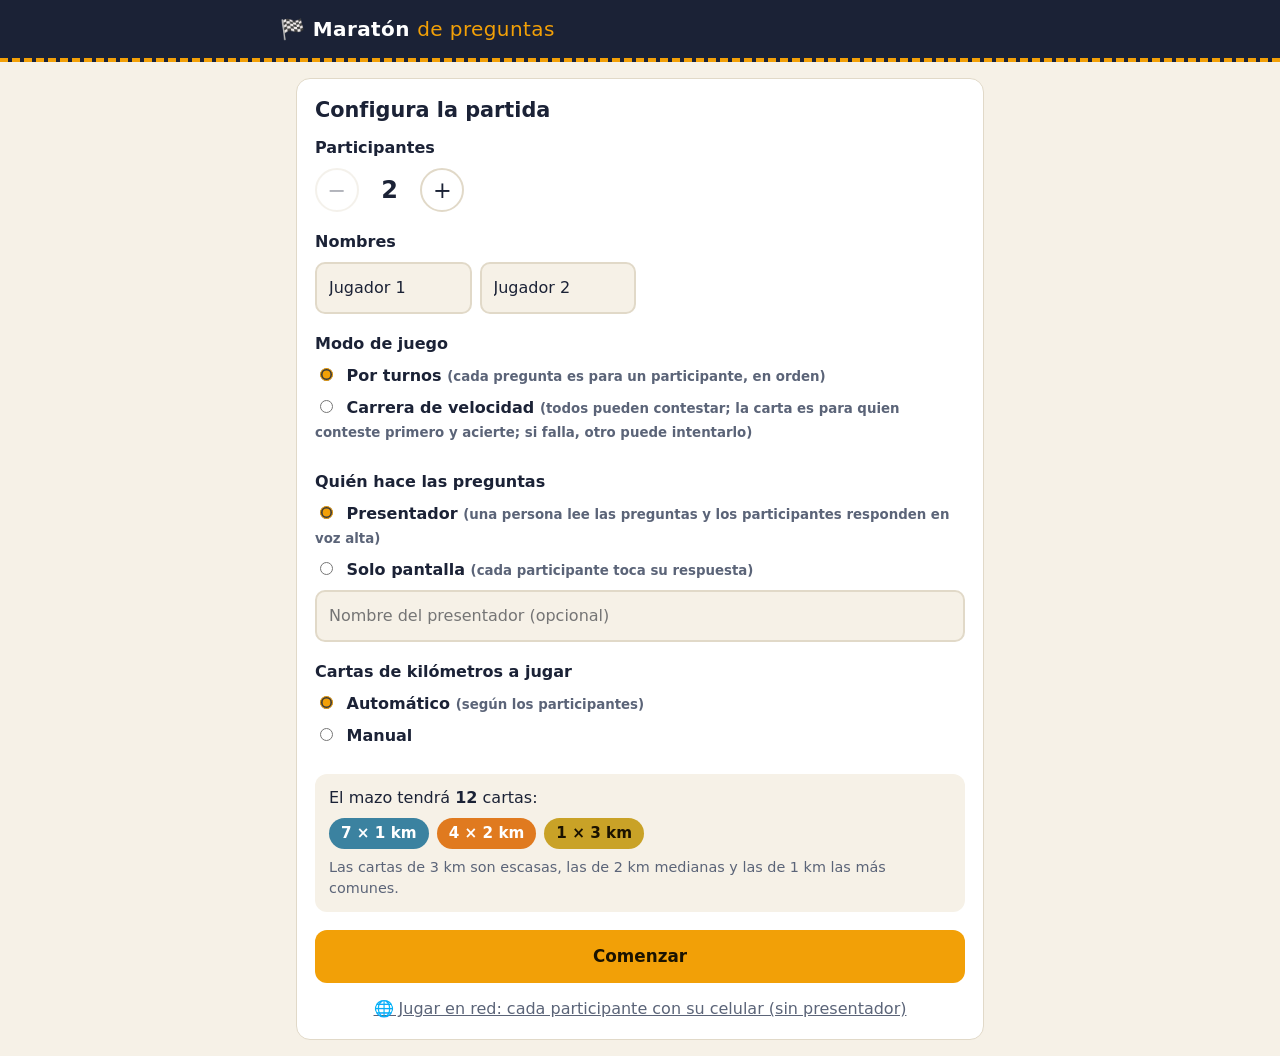
<file: index.html>
<!doctype html>
<html lang="es">
<head>
  <meta charset="utf-8">
  <meta name="viewport" content="width=device-width, initial-scale=1">
  <title>Maratón de Preguntas</title>
  <link rel="stylesheet" href="style.css">
</head>
<body>
  <header class="top">
    <h1>🏁 Maratón <span>de preguntas</span></h1>
  </header>

  <main>
    <!-- CONFIGURACIÓN -->
    <section id="setup" class="panel">
      <h2>Configura la partida</h2>

      <div class="field">
        <label for="playersCount">Participantes</label>
        <div class="stepper">
          <button type="button" id="playersMinus" aria-label="Quitar participante">−</button>
          <output id="playersCount" aria-live="polite">2</output>
          <button type="button" id="playersPlus" aria-label="Agregar participante">+</button>
        </div>
      </div>

      <div class="field">
        <span class="label">Nombres</span>
        <div id="names" class="names"></div>
      </div>

      <fieldset class="field">
        <legend>Modo de juego</legend>
        <label class="radio"><input type="radio" name="play" value="turns" checked>
          Por turnos <small>(cada pregunta es para un participante, en orden)</small></label>
        <label class="radio"><input type="radio" name="play" value="race">
          Carrera de velocidad <small>(todos pueden contestar; la carta es para quien conteste primero y acierte; si falla, otro puede intentarlo)</small></label>
      </fieldset>

      <fieldset class="field">
        <legend>Quién hace las preguntas</legend>
        <label class="radio"><input type="radio" name="host" value="presenter" checked>
          Presentador <small>(una persona lee las preguntas y los participantes responden en voz alta)</small></label>
        <label class="radio"><input type="radio" name="host" value="screen">
          Solo pantalla <small>(cada participante toca su respuesta)</small></label>
        <div id="presenterBox" class="manual">
          <input type="text" id="presenterName" maxlength="16" placeholder="Nombre del presentador (opcional)" aria-label="Nombre del presentador">
        </div>
      </fieldset>

      <fieldset class="field">
        <legend>Cartas de kilómetros a jugar</legend>
        <label class="radio"><input type="radio" name="deckMode" value="auto" checked>
          Automático <small>(según los participantes)</small></label>
        <label class="radio"><input type="radio" name="deckMode" value="manual">
          Manual</label>
        <div id="manualBox" class="manual" hidden>
          <input type="range" id="deckRange" min="10" max="60" step="1" value="24" aria-label="Cantidad de cartas">
          <output id="deckRangeOut">24</output>
        </div>
      </fieldset>

      <div class="deck-preview">
        <p>El mazo tendrá <strong id="deckTotal">12</strong> cartas:</p>
        <div id="deckChips" class="chips"></div>
        <p class="hint">Las cartas de 3 km son escasas, las de 2 km medianas y las de 1 km las más comunes.</p>
      </div>

      <button type="button" id="startBtn" class="primary">Comenzar</button>
      <a class="link" href="online.html">🌐 Jugar en red: cada participante con su celular (sin presentador)</a>
    </section>

    <!-- JUEGO -->
    <section id="game" hidden>
      <div id="lanes" class="lanes" aria-label="Marcador"></div>

      <div class="status">
        <span id="turnLabel" class="turn"></span>
        <span id="deckLeft" class="deck-left"></span>
      </div>

      <article class="panel question" id="questionCard" tabindex="-1">
        <p class="qnum" id="qNum"></p>
        <p class="host-banner" id="hostBanner" hidden></p>
        <h2 id="qText"></h2>
        <div id="buzzers" class="buzzers" hidden></div>
        <div id="options" class="options"></div>
        <button type="button" id="passBtn" class="secondary pass" hidden>Nadie contesta (pasar pregunta)</button>

        <div id="feedback" class="feedback" role="status" aria-live="polite" hidden>
          <p id="feedbackText"></p>
          <div id="kmCard" class="km-card" hidden></div>
        </div>

        <button type="button" id="nextBtn" class="primary" hidden>Siguiente turno</button>
      </article>

      <button type="button" id="quitBtn" class="link">Terminar y volver a configurar</button>
    </section>

    <!-- RESULTADOS -->
    <section id="results" class="panel" hidden>
      <h2 id="winnerTitle"></h2>
      <ol id="ranking" class="ranking"></ol>
      <div class="actions">
        <button type="button" id="againBtn" class="primary">Jugar otra vez</button>
        <button type="button" id="configBtn" class="secondary">Cambiar configuración</button>
      </div>
    </section>
  </main>

  <script src="questions.js"></script>
  <script src="app.js"></script>
</body>
</html>
</file>
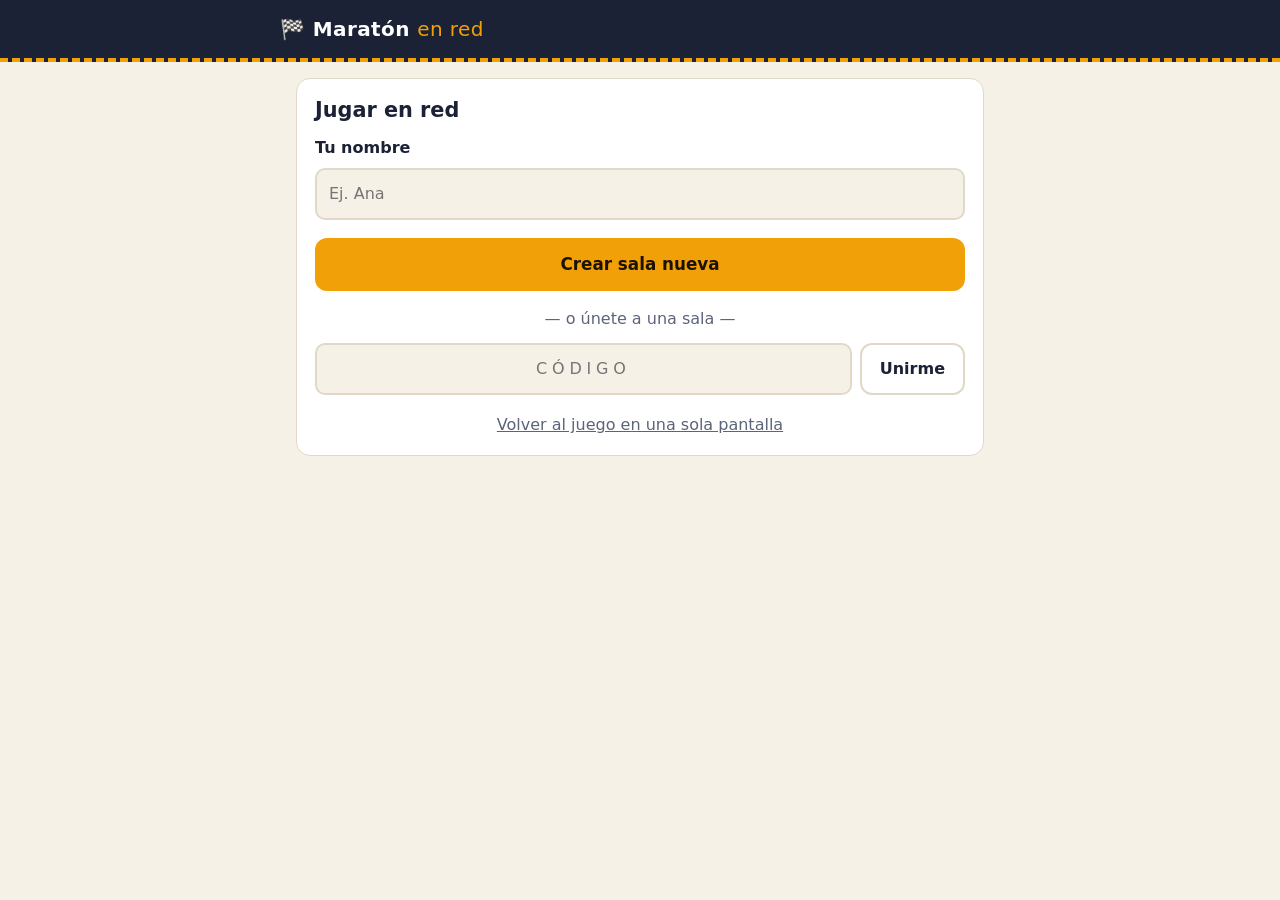
<file: online.html>
<!doctype html>
<html lang="es">
<head>
  <meta charset="utf-8">
  <meta name="viewport" content="width=device-width, initial-scale=1">
  <title>Maratón en red</title>
  <link rel="stylesheet" href="style.css">
</head>
<body>
  <header class="top">
    <h1>🏁 Maratón <span>en red</span></h1>
  </header>
  <div id="connBanner" class="conn-banner" hidden>Reconectando…</div>

  <main>
    <!-- ENTRADA -->
    <section id="entry" class="panel" hidden>
      <h2>Jugar en red</h2>
      <p id="entryMsg" class="notice" hidden></p>
      <p id="fileWarn" class="notice" hidden>
        Esta página necesita el servidor. Ejecuta <code>iniciar.bat</code> (o <code>node server.js</code>)
        y abre la dirección que aparece en la ventana negra.
      </p>

      <div class="field">
        <label for="nameInput">Tu nombre</label>
        <input type="text" id="nameInput" maxlength="16" placeholder="Ej. Ana" autocomplete="off">
      </div>

      <button type="button" id="createBtn" class="primary">Crear sala nueva</button>

      <p class="or">— o únete a una sala —</p>

      <div class="field join-row">
        <input type="text" id="codeInput" maxlength="4" placeholder="CÓDIGO" autocomplete="off" autocapitalize="characters" aria-label="Código de la sala">
        <button type="button" id="joinBtn" class="secondary">Unirme</button>
      </div>
      <a id="boardLinkEntry" class="link" href="board.html" target="_blank" rel="noopener" hidden>📺 Abrir tablero general (solo en esta computadora)</a>
      <a class="link" href="index.html">Volver al juego en una sola pantalla</a>
    </section>

    <!-- SALA DE ESPERA -->
    <section id="lobby" class="panel" hidden>
      <p class="qnum">Código de la sala</p>
      <p id="lobbyCode" class="big-code"></p>
      <p class="hint">En su celular, que abran esta dirección y escriban el código:</p>
      <ul id="joinUrls" class="urls"></ul>

      <a id="boardLink" class="link" target="_blank" rel="noopener" hidden>📺 Abrir tablero general (para proyectar)</a>

      <h3>Participantes <small id="playerCount"></small></h3>
      <ul id="lobbyPlayers" class="players-list"></ul>

      <fieldset class="field" id="cfgPlay">
        <legend>Modo de juego</legend>
        <label class="radio"><input type="radio" name="cfgPlay" value="turns"> Por turnos <small>(cada pregunta es para uno, en orden)</small></label>
        <label class="radio"><input type="radio" name="cfgPlay" value="race"> Carrera de velocidad <small>(todos responden a la vez; gana la carta quien acierte primero, y si empatan se juega piedra, papel o tijera)</small></label>
      </fieldset>

      <fieldset class="field" id="cfgDeck">
        <legend>Cartas de kilómetros</legend>
        <label class="radio"><input type="radio" name="cfgMode" value="auto"> Automático <small>(según los participantes)</small></label>
        <label class="radio"><input type="radio" name="cfgMode" value="manual"> Manual</label>
        <div id="cfgManual" class="manual" hidden>
          <input type="range" id="cfgRange" min="10" max="200" step="1" value="24" aria-label="Cantidad de cartas">
          <output id="cfgRangeOut">24</output>
        </div>
      </fieldset>

      <div class="deck-preview">
        <p>El mazo tendrá <strong id="lobbyDeckTotal">12</strong> cartas:</p>
        <div id="lobbyChips" class="chips"></div>
      </div>

      <p id="lobbyWait" class="hint" hidden>Esperando a que el anfitrión comience…</p>
      <button type="button" id="startBtn" class="primary" hidden>Comenzar partida</button>
      <button type="button" class="link leaveBtn">Salir de la sala</button>
    </section>

    <!-- JUEGO -->
    <section id="game" hidden>
      <div id="lanes" class="lanes" aria-label="Marcador"></div>

      <div class="status">
        <span id="turnLabel" class="turn"></span>
        <span id="timer" class="timer"></span>
      </div>
      <p id="deckLeft" class="deck-left"></p>

      <article class="panel question">
        <p class="qnum" id="qNum"></p>
        <div id="countdown" class="countdown" hidden>
          <p>La siguiente pregunta aparece en</p>
          <p class="count-num" id="countNum">5</p>
        </div>
        <h2 id="qText"></h2>
        <div id="rpsBox" class="rps" hidden></div>
        <div id="options" class="options"></div>
        <p id="notice" class="notice" hidden></p>

        <div id="feedback" class="feedback" role="status" aria-live="polite" hidden>
          <p id="feedbackText"></p>
          <div id="kmCard" class="km-card" hidden></div>
          <button type="button" id="nextBtn" class="secondary" hidden>Siguiente ahora</button>
        </div>
      </article>
      <button type="button" class="link leaveBtn">Salir de la partida</button>
    </section>

    <!-- RESULTADOS -->
    <section id="results" class="panel" hidden>
      <h2 id="winnerTitle"></h2>
      <ol id="ranking" class="ranking"></ol>
      <p id="resultsWait" class="hint" hidden>Esperando al anfitrión…</p>
      <div class="actions">
        <button type="button" id="againBtn" class="primary" hidden>Jugar otra vez</button>
        <button type="button" class="secondary leaveBtn">Salir</button>
      </div>
    </section>
  </main>

  <script src="online.js"></script>
</body>
</html>
</file>
<file: style.css>
/* marathon/style.css */
:root {
  --bg: #f6f1e7;
  --ink: #1b2236;
  --muted: #5b6478;
  --panel: #ffffff;
  --line: #e1d9c8;
  --asphalt: #1b2236;
  --accent: #f2a007;
  --ok: #1f9d55;
  --ok-bg: #e4f6ea;
  --bad: #c43d3d;
  --bad-bg: #fbe7e7;
  --k1: #3b82a0;
  --k2: #e07a1f;
  --k3: #c9a227;
  --radius: 14px;
}
@media (prefers-color-scheme: dark) {
  :root {
    --bg: #12161f;
    --ink: #eef0f5;
    --muted: #9aa3b5;
    --panel: #1c2230;
    --line: #2b3347;
    --asphalt: #0c0f16;
    --ok-bg: #16352381;
    --bad-bg: #4a1f1f81;
  }
}
* { box-sizing: border-box; }
html { -webkit-text-size-adjust: 100%; }
body {
  margin: 0;
  background: var(--bg);
  color: var(--ink);
  font: 16px/1.5 system-ui, -apple-system, "Segoe UI", Roboto, sans-serif;
}
.top {
  background: var(--asphalt);
  color: #fff;
  padding: 14px 16px;
  border-bottom: 4px dashed var(--accent);
}
.top h1 { margin: 0 auto; max-width: 720px; font-size: 1.25rem; letter-spacing: .02em; }
.top h1 span { color: var(--accent); font-weight: 500; }
main { max-width: 720px; margin: 0 auto; padding: 16px; }
h2 { margin: 0 0 12px; font-size: 1.3rem; line-height: 1.3; }
[hidden] { display: none !important; }

.panel {
  background: var(--panel);
  border: 1px solid var(--line);
  border-radius: var(--radius);
  padding: 18px;
}
.field { margin: 0 0 18px; padding: 0; border: 0; }
.field > label, .field .label, legend { display: block; font-weight: 600; margin-bottom: 8px; padding: 0; }
small { color: var(--muted); }

button { font: inherit; cursor: pointer; }
button:disabled { cursor: default; }
button:focus-visible, input:focus-visible { outline: 3px solid var(--accent); outline-offset: 2px; }

.primary {
  display: block; width: 100%;
  background: var(--accent); color: #1b1300;
  border: 0; border-radius: 12px;
  padding: 14px 18px; font-weight: 700; font-size: 1.05rem;
}
.primary:hover { filter: brightness(1.05); }
.secondary {
  background: transparent; color: var(--ink);
  border: 2px solid var(--line); border-radius: 12px;
  padding: 12px 18px; font-weight: 600;
}
.link { background: none; border: 0; color: var(--muted); text-decoration: underline; margin: 14px auto 0; display: block; }

.stepper { display: inline-flex; align-items: center; gap: 14px; }
.stepper button {
  width: 44px; height: 44px; border-radius: 50%;
  border: 2px solid var(--line); background: var(--panel); color: var(--ink);
  font-size: 1.4rem; line-height: 1;
}
.stepper button:disabled { opacity: .35; }
.stepper output { min-width: 2ch; text-align: center; font-size: 1.5rem; font-weight: 700; }

.names { display: grid; grid-template-columns: repeat(auto-fill, minmax(150px, 1fr)); gap: 8px; }
.names input, .manual input[type=text] {
  width: 100%; padding: 10px 12px; font: inherit;
  border: 2px solid var(--line); border-radius: 10px;
  background: var(--bg); color: var(--ink);
}
.radio { display: block; padding: 6px 0; }
.radio input { margin-right: 8px; accent-color: var(--accent); }
.manual { display: flex; align-items: center; gap: 12px; margin-top: 6px; }
.manual input { flex: 1; accent-color: var(--accent); }
.manual output { font-weight: 700; min-width: 2.5ch; text-align: right; }

.deck-preview { background: var(--bg); border-radius: 12px; padding: 12px 14px; margin-bottom: 18px; }
.deck-preview p { margin: 0 0 8px; }
.deck-preview .hint { color: var(--muted); font-size: .9rem; margin: 8px 0 0; }
.chips { display: flex; flex-wrap: wrap; gap: 8px; }
.chip { color: #fff; font-weight: 700; padding: 4px 12px; border-radius: 999px; font-size: .95rem; }
.chip.km1 { background: var(--k1); }
.chip.km2 { background: var(--k2); }
.chip.km3 { background: var(--k3); color: #1b1300; }

/* Carriles del marcador */
.lanes { display: grid; gap: 6px; margin-bottom: 12px; }
.lane {
  display: grid; grid-template-columns: 7.5em 1fr 4.5em; align-items: center; gap: 10px;
  background: var(--panel); border: 2px solid var(--line); border-radius: 10px; padding: 6px 10px;
}
.lane.active { border-color: var(--accent); box-shadow: 0 0 0 2px color-mix(in srgb, var(--accent) 30%, transparent); }
.lane-name { font-weight: 600; overflow: hidden; text-overflow: ellipsis; white-space: nowrap; }
.track {
  height: 12px; border-radius: 999px; overflow: hidden;
  background: repeating-linear-gradient(90deg, var(--line) 0 10px, transparent 10px 20px);
}
.bar { height: 100%; background: var(--accent); border-radius: 999px; transition: width .5s ease; }
.lane-km { text-align: right; font-weight: 700; font-variant-numeric: tabular-nums; }

.status { display: flex; flex-wrap: wrap; justify-content: space-between; gap: 4px 12px; margin: 0 2px 10px; }
.turn { font-weight: 700; }
.deck-left { color: var(--muted); font-size: .9rem; }

.question { outline: none; }
.qnum { margin: 0 0 4px; color: var(--muted); font-size: .9rem; text-transform: uppercase; letter-spacing: .06em; }
.question h2 { font-size: 1.4rem; margin-bottom: 16px; }
.options { display: grid; gap: 10px; }
.option {
  display: flex; align-items: center; gap: 12px; text-align: left;
  width: 100%; padding: 14px; min-height: 56px;
  background: var(--bg); color: var(--ink);
  border: 2px solid var(--line); border-radius: 12px; font-size: 1.05rem;
}
.option:not(:disabled):hover { border-color: var(--accent); }
.letter {
  flex: none; width: 32px; height: 32px; border-radius: 50%;
  display: grid; place-items: center; font-weight: 700;
  background: var(--asphalt); color: #fff;
}
.option.correct { background: var(--ok-bg); border-color: var(--ok); }
.option.wrong { background: var(--bad-bg); border-color: var(--bad); }
.option:disabled { color: var(--ink); opacity: 1; }

.feedback { margin-top: 16px; }
.feedback p { margin: 0 0 12px; font-weight: 600; }
.km-card {
  width: 120px; aspect-ratio: 3 / 4; border-radius: 14px; margin: 0 auto 16px;
  display: flex; flex-direction: column; align-items: center; justify-content: center;
  color: #fff; border: 3px solid rgba(255,255,255,.5); box-shadow: 0 6px 18px rgba(0,0,0,.25);
}
.km-card strong { font-size: 3.4rem; line-height: 1; }
.km-card span { font-size: .9rem; text-transform: uppercase; letter-spacing: .08em; }
.km-card.km1 { background: linear-gradient(160deg, #4f9bbb, var(--k1)); }
.km-card.km2 { background: linear-gradient(160deg, #f19243, var(--k2)); }
.km-card.km3 { background: linear-gradient(160deg, #f1d56a, var(--k3)); color: #3a2c00; }
.km-card.reveal { animation: flip .6s ease both; }
@keyframes flip {
  from { transform: rotateY(90deg) scale(.8); opacity: 0; }
  to { transform: rotateY(0) scale(1); opacity: 1; }
}
#nextBtn { margin-top: 4px; }

.ranking { list-style: none; margin: 0 0 18px; padding: 0; counter-reset: pos; }
.ranking li {
  counter-increment: pos; display: grid; grid-template-columns: 2em 1fr auto; gap: 4px 10px;
  align-items: baseline; padding: 10px 12px; border-radius: 10px; border: 2px solid var(--line); margin-bottom: 8px;
}
.ranking li::before { content: counter(pos); font-weight: 700; color: var(--muted); }
.ranking li.top { border-color: var(--accent); background: color-mix(in srgb, var(--accent) 14%, transparent); }
.r-name { font-weight: 700; }
.r-km { font-weight: 700; font-variant-numeric: tabular-nums; }
.r-detail { grid-column: 2 / 4; color: var(--muted); font-size: .9rem; }
.actions { display: grid; gap: 10px; }

@media (min-width: 520px) { .actions { grid-template-columns: 1fr 1fr; } }
@media (max-width: 420px) { .lane { grid-template-columns: 5.5em 1fr 3.8em; } }
@media (prefers-reduced-motion: reduce) {
  .km-card.reveal { animation: none; }
  .bar { transition: none; }
}

.host-banner {
  margin: 0 0 14px; padding: 10px 12px; border-radius: 10px;
  background: color-mix(in srgb, var(--accent) 18%, transparent);
  border-left: 5px solid var(--accent); font-size: .95rem;
}
#presenterBox { margin-top: 6px; }

.buzzers { display: grid; grid-template-columns: repeat(auto-fit, minmax(130px, 1fr)); gap: 8px; margin-bottom: 14px; }
.buzzer {
  padding: 12px 10px; border-radius: 12px; font-weight: 700;
  background: var(--asphalt); color: #fff; border: 3px solid transparent;
}
.buzzer:not(:disabled):hover { border-color: var(--accent); }
.buzzer.active { background: var(--accent); color: #1b1300; }
.buzzer.locked { background: var(--bad-bg); color: var(--bad); border-color: var(--bad); text-decoration: line-through; }
.buzzer:disabled:not(.active):not(.locked) { opacity: .5; }
.option.idle:disabled { opacity: .55; }
.pass { width: 100%; margin-top: 10px; }

/* ---------- Modo en red ---------- */
.conn-banner {
  position: sticky; top: 0; z-index: 10; text-align: center; padding: 8px 12px;
  background: var(--accent); color: #1b1300; font-weight: 600;
}
.notice {
  margin: 0 0 14px; padding: 10px 12px; border-radius: 10px;
  background: var(--bad-bg); border-left: 5px solid var(--bad); font-size: .95rem;
}
.hint { color: var(--muted); font-size: .9rem; margin: 0 0 8px; }
.or { text-align: center; color: var(--muted); margin: 16px 0 12px; }
.join-row { display: flex; gap: 8px; }
.join-row input { flex: 1; text-transform: uppercase; letter-spacing: .3em; text-align: center; font-weight: 700; }
.field input[type=text], .join-row input {
  width: 100%; padding: 12px; font: inherit; border: 2px solid var(--line);
  border-radius: 10px; background: var(--bg); color: var(--ink);
}
.join-row input { width: auto; }
a.link { color: var(--muted); text-align: center; display: block; margin-top: 14px; }
code { background: var(--bg); padding: 1px 6px; border-radius: 6px; }
h3 { margin: 18px 0 8px; font-size: 1rem; }
.big-code {
  margin: 0 0 8px; font-size: 3rem; font-weight: 800; letter-spacing: .25em;
  color: var(--accent); text-align: center;
}
.urls { list-style: none; margin: 0 0 8px; padding: 0; }
.urls li { background: var(--bg); border-radius: 8px; padding: 6px 10px; margin-bottom: 4px; font-family: ui-monospace, Consolas, monospace; word-break: break-all; font-size: .9rem; }
.players-list { list-style: none; margin: 0 0 16px; padding: 0; }
.players-list li {
  display: flex; align-items: center; gap: 8px; padding: 8px 12px; margin-bottom: 6px;
  border: 2px solid var(--line); border-radius: 10px;
}
.players-list li.off { opacity: .55; }
.pname { font-weight: 600; flex: 1; }
.badge { font-size: .75rem; padding: 2px 8px; border-radius: 999px; background: var(--accent); color: #1b1300; font-weight: 700; }
.badge.off { background: var(--line); color: var(--muted); }
.timer { font-weight: 700; font-variant-numeric: tabular-nums; }
.deck-left { margin: 0 2px 10px; }
.lane.off { opacity: .55; }
.buzz-big { font-size: 1.4rem; padding: 22px 18px; margin-bottom: 14px; }
.buzz-big:disabled { background: var(--line); color: var(--muted); }
#feedback #nextBtn { width: 100%; }
.leaveBtn.secondary { width: 100%; }

.option.picked { border-color: var(--accent); box-shadow: 0 0 0 3px color-mix(in srgb, var(--accent) 35%, transparent); }
.rps { margin-bottom: 14px; text-align: center; }
.rps-title { font-weight: 700; margin: 0 0 10px; }
.rps-buttons { display: grid; grid-template-columns: repeat(3, 1fr); gap: 10px; margin-bottom: 10px; }
.rps-btn {
  display: flex; flex-direction: column; align-items: center; gap: 4px; padding: 14px 6px;
  background: var(--bg); color: var(--ink); border: 3px solid var(--line); border-radius: 14px; font-weight: 600;
}
.rps-btn:not(:disabled):hover { border-color: var(--accent); }
.rps-btn.picked { border-color: var(--accent); background: color-mix(in srgb, var(--accent) 20%, transparent); }
.rps-btn:disabled:not(.picked) { opacity: .5; }
.rps-emoji { font-size: 2.6rem; line-height: 1; }
.rps-result { display: flex; justify-content: center; gap: 14px; flex-wrap: wrap; margin-bottom: 8px; }
.rps-pick { display: flex; flex-direction: column; align-items: center; padding: 10px 16px; border-radius: 14px; border: 3px solid var(--line); }
.rps-pick.won { border-color: var(--ok); background: var(--ok-bg); }
.rps-name { font-weight: 600; }
.rps-outcome { font-weight: 700; font-size: 1.1rem; margin: 6px 0 0; }

.countdown { text-align: center; padding: 18px 0 10px; }
.countdown p { margin: 0; color: var(--muted); }
.count-num { font-size: 5rem; font-weight: 800; line-height: 1.1; color: var(--accent) !important; font-variant-numeric: tabular-nums; }

/* Que nada se mueva mientras se toca una respuesta */
.conn-banner { position: fixed; top: 0; left: 0; right: 0; }
.status { min-height: 3em; align-content: flex-start; }
#options { min-height: 0; }
#notice { margin: 12px 0 0; }

/* Muchos participantes */
.players-list { display: grid; grid-template-columns: repeat(auto-fill, minmax(160px, 1fr)); gap: 6px; }
.players-list li { margin-bottom: 0; }
h3 small { font-weight: 400; }

/* Toques rápidos en celulares: sin retraso ni zoom por doble toque */
button, .option, .rps-btn { touch-action: manipulation; -webkit-tap-highlight-color: transparent; }
</file>
